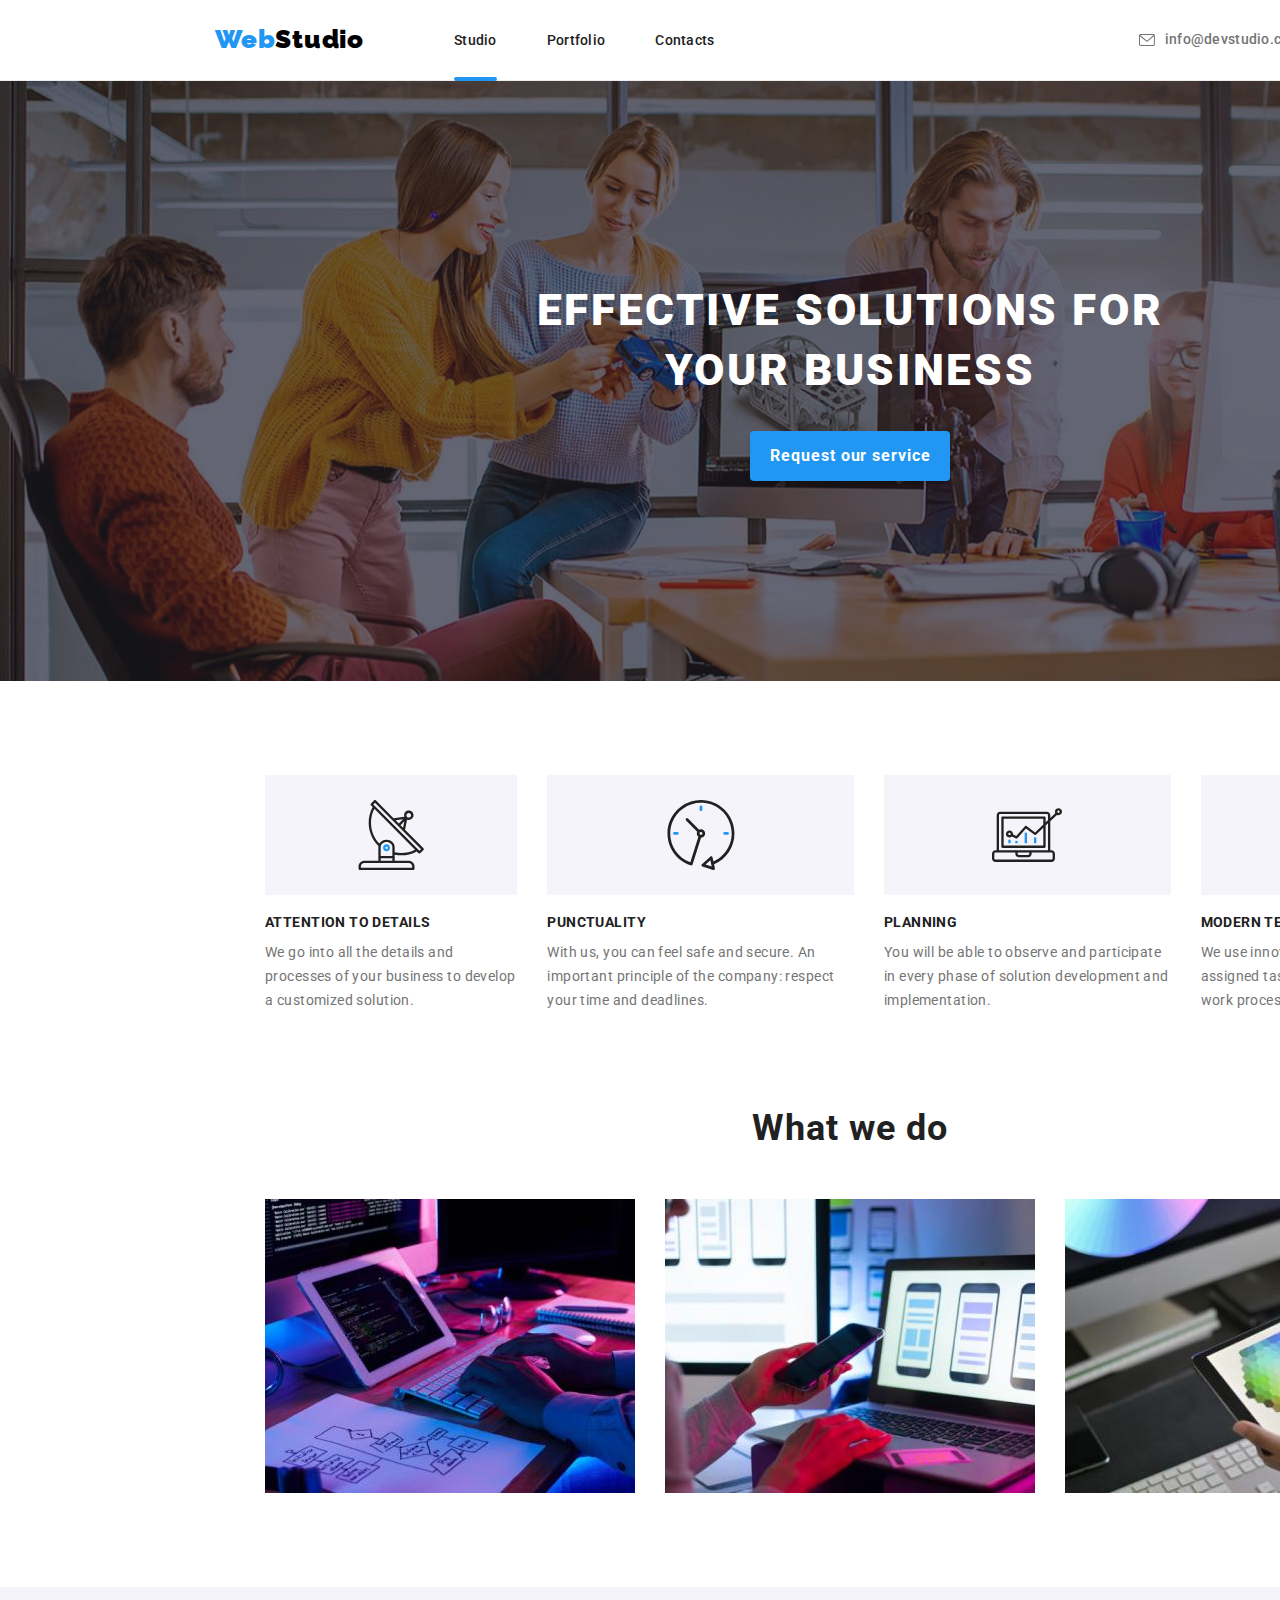
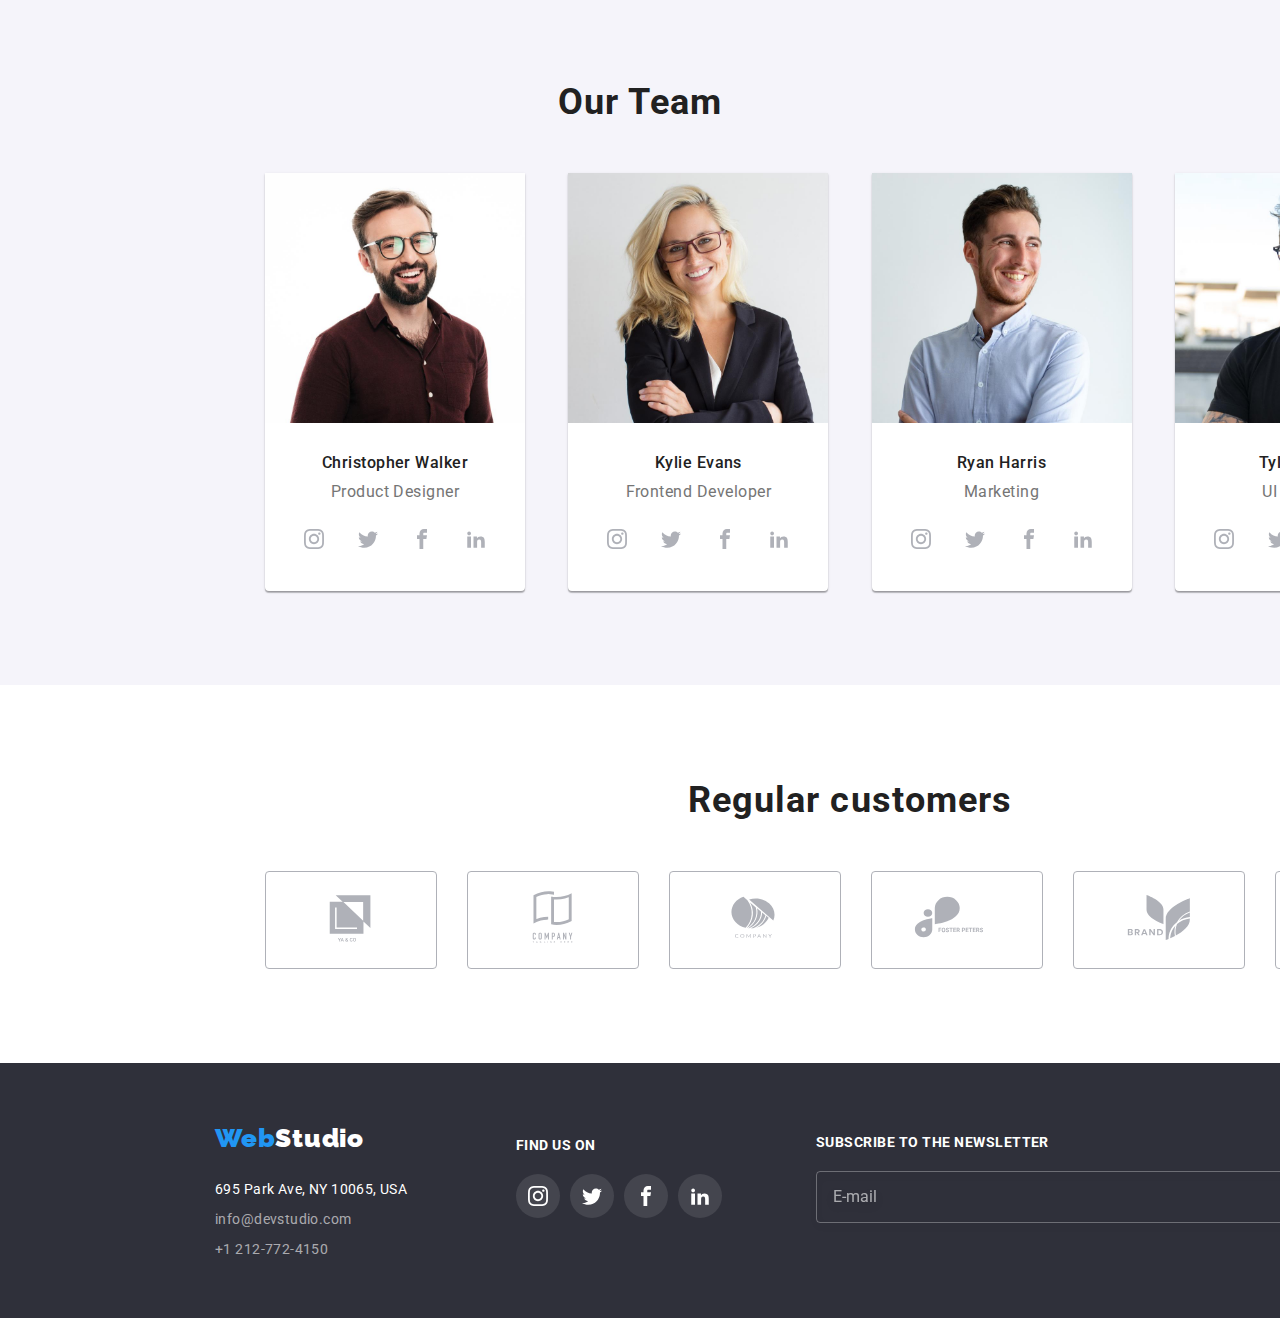
<file: index.html>
<!DOCTYPE html>
<html lang="en">
  <head>
    <meta charset="utf-8" />
    <meta name="viewport" content="width=device-width, initial-scale=1.0" />
    <link
      rel="stylesheet"
      href="https://cdnjs.cloudflare.com/ajax/libs/modern-normalize/1.0.0/modern-normalize.min.css"
    />
    <link rel="stylesheet" href="./css/styles.css" />
    <link rel="preconnect" href="https://fonts.googleapis.com" />
    <link rel="preconnect" href="https://fonts.gstatic.com" crossorigin />
    <link
      href="https://fonts.googleapis.com/css2?family=Raleway:wght@700&family=Roboto:wght@400;500;700;900&display=swap"
      rel="stylesheet"
    />
    <title>Document</title>
  </head>

  <body>
    <!-- Studio page -->
    <div>
      <!-- Modal window -->
      <div data-modal class="modal-window is-hidden">
        <div class="modal-form-container">
          <button class="modal-form-close" data-modal-close type="button">
            <svg width="18px" height="18px">
              <use href="./images/icons.svg#icon-close"></use>
            </svg>
          </button>
          <h3 class="modal-form-title">
            Leave your information and we'll call you back
          </h3>
          <form name="modal-form" class="modal-form">
            <label class="modal-form-label">
              Name
              <input type="text" name="name" />
              <svg width="18px" height="18px">
                <use href="./images/icons.svg#icon-person"></use>
              </svg>
            </label>
            <label class="modal-form-label">
              Telephone
              <input type="tel" name="telephone" />
              <svg width="18px" height="18px">
                <use href="./images/icons.svg#icon-phone"></use>
              </svg>
            </label>
            <label class="modal-form-label">
              E-mail
              <input type="email" name="e-mail" />
              <svg width="18px" height="18px">
                <use href="./images/icons.svg#icon-email"></use>
              </svg>
            </label>
            <label class="modal-form-textarea">
              Comments
              <textarea name="comments" placeholder="Enter the text"></textarea>
            </label>
            <label class="modal-form-label terms">
              <input class="modal-form-checkbox" type="checkbox" />
              <span class="modal-form-replace-checkbox">
                <svg width="11px" height="8px">
                  <use href="./images/icons.svg#icon-check-mark"></use>
                </svg>
              </span>
              <span class="modal-form-span"
                >I agree with the letter and accept the
                <a class="modal-form-link" href="./index.html">Terms and Conditions</a>
              </span>
            </label>
            <button type="submit" class="modal-form-button">
              <span>Send</span>
            </button>
          </form>
        </div>
      </div>
      <!-- Top line section -->
      <header class="top-line-section">
        <div class="top-line-container container">
          <div class="top-line-left-side">
            <a class="top-line-logo" href="./index.html">
              <b>Web<span class="top-line-logo-studio">Studio</span></b>
            </a>
            <!-- Navigation options -->
            <nav>
              <ul class="top-line-navigation-menu">
                <li class="list-item top-line-navigation-item">
                  <a
                    class="active top-line-navigation-option"
                    href="./index.html"
                    >Studio</a
                  >
                </li>
                <li class="list-item top-line-navigation-item">
                  <a class="top-line-navigation-option" href="./portofolio.html"
                    >Portfolio</a
                  >
                </li>
                <li class="list-item top-line-navigation-item">
                  <a class="top-line-navigation-option" href="./Contacts"
                    >Contacts</a
                  >
                </li>
              </ul>
            </nav>
          </div>
          <div class="top-line-telecommunication-container">
            <div class="top-line-telecommunication-element-container">
              <a
                class="top-line-telecommunication"
                href="mailto:info@devstudio.com"
              >
                <svg
                  class="top-line-telecommunication-icon"
                  width="16px"
                  height="12px"
                  fill="currentColor"
                >
                  <use href="./images/icons.svg#icon-envelope"></use>
                </svg>
                info@devstudio.com
              </a>
            </div>
            <div class="top-line-telecommunication-element-container">
              <a class="top-line-telecommunication" href="tel:+12127724150">
                <svg
                  class="top-line-telecommunication-icon"
                  width="10px"
                  height="16px"
                  fill="currentColor"
                >
                  <use href="./images/icons.svg#icon-smartphone"></use>
                </svg>
                +1 212-772-4150
              </a>
            </div>
          </div>
        </div>
      </header>
      <!-- Middle section -->
      <main class="middle-section">
        <!-- Head section -->
        <section class="head-section">
          <div class="head-container container">
            <h1 class="head-title">effective solutions for your business</h1>
            <button data-modal-open class="head-request-button" type="button">
              <span> Request our service</span>
            </button>
          </div>
        </section>
        <!-- Features section -->
        <section class="features-section container section">
          <ul class="features-container">
            <li class="list-item">
              <div class="features-list-item">
                <svg class="features-icon" width="70px" height="70px">
                  <use href="./images/icons.svg#icon-antenna1"></use>
                </svg>
              </div>
              <h3>ATTENTION TO DETAILS</h3>
              <p>
                We go into all the details and processes of your business to
                develop a customized solution.
              </p>
            </li>
            <li class="list-item">
              <div class="features-list-item">
                <svg class="features-icon" width="70px" height="70px">
                  <use href="./images/icons.svg#icon-clock-1"></use>
                </svg>
              </div>
              <h3>PUNCTUALITY</h3>
              <p>
                With us, you can feel safe and secure. An important principle of
                the company: respect your time and deadlines.
              </p>
            </li>
            <li class="list-item">
              <div class="features-list-item">
                <svg class="features-icon" width="70px" height="70px">
                  <use href="./images/icons.svg#icon-diagram-1"></use>
                </svg>
              </div>
              <h3>PLANNING</h3>
              <p>
                You will be able to observe and participate in every phase of
                solution development and implementation.
              </p>
            </li>
            <li class="list-item">
              <div class="features-list-item">
                <svg class="features-icon" width="70px" height="70px">
                  <use href="./images/icons.svg#icon-astronaut-1"></use>
                </svg>
              </div>
              <h3>MODERN TECHNOLOGIES</h3>
              <p>
                We use innovative tools to solve assigned tasks. It's time to
                simplify work processes.
              </p>
            </li>
          </ul>
        </section>
        <!-- What we do section -->
        <section class="what-we-do-section container section">
          <h3>What we do</h3>
          <ul class="what-we-do-container">
            <li class="list-item">
              <div class="what-we-do-overlay">
                <p>desktop apps</p>
              </div>
              <img
                src="./images/wwd1.jpg"
                alt="What we do photo 1"
                width="370"
              />
            </li>
            <li class="list-item">
              <div class="what-we-do-overlay">
                <p>mobile apps</p>
              </div>
              <img
                src="./images/wwd2.jpg"
                alt="What we do photo 2"
                width="370"
              />
            </li>
            <li class="list-item">
              <div class="what-we-do-overlay">
                <p>design solutions</p>
              </div>
              <img
                src="./images/wwd3.jpg"
                alt="What we do photo 3"
                width="370"
              />
            </li>
          </ul>
        </section>
        <!-- Our team section -->
        <section class="our-team-section section">
          <h3>Our Team</h3>
          <ul class="our-team-container container">
            <li class="list-item our-team-card">
              <img
                src="./images/ot1.jpg"
                alt="Our Team member 1 photo"
                width="260"
              />
              <p class="our-team-person">Christopher Walker</p>
              <p class="our-team-ocupation">Product Designer</p>
              <ul class="our-team-social-links">
                <li class="list-item">
                  <svg width="20px" height="20px">
                    <use href="./images/icons.svg#icon-instagram"></use>
                  </svg>
                </li>
                <li class="list-item">
                  <svg width="20px" height="20px">
                    <use href="./images/icons.svg#icon-twitter"></use>
                  </svg>
                </li>
                <li class="list-item">
                  <svg width="20px" height="20px">
                    <use href="./images/icons.svg#icon-facebook"></use>
                  </svg>
                </li>
                <li class="list-item">
                  <svg width="20px" height="20px">
                    <use href="./images/icons.svg#icon-linkedin2"></use>
                  </svg>
                </li>
              </ul>
            </li>
            <li class="list-item our-team-card">
              <img
                src="./images/ot2.jpg"
                alt="Our Team member 2 photo"
                width="260"
              />
              <p class="our-team-person">Kylie Evans</p>
              <p class="our-team-ocupation">Frontend Developer</p>
              <ul class="our-team-social-links">
                <li class="list-item">
                  <svg width="20px" height="20px">
                    <use href="./images/icons.svg#icon-instagram"></use>
                  </svg>
                </li>
                <li class="list-item">
                  <svg width="20px" height="20px">
                    <use href="./images/icons.svg#icon-twitter"></use>
                  </svg>
                </li>
                <li class="list-item">
                  <svg width="20px" height="20px">
                    <use href="./images/icons.svg#icon-facebook"></use>
                  </svg>
                </li>
                <li class="list-item">
                  <svg width="20px" height="20px">
                    <use href="./images/icons.svg#icon-linkedin2"></use>
                  </svg>
                </li>
              </ul>
            </li>
            <li class="list-item our-team-card">
              <img
                src="./images/ot3.jpg"
                alt="Our Team member 3 photo"
                width="260"
              />
              <p class="our-team-person">Ryan Harris</p>
              <p class="our-team-ocupation">Marketing</p>
              <ul class="our-team-social-links">
                <li class="list-item">
                  <svg width="20px" height="20px">
                    <use href="./images/icons.svg#icon-instagram"></use>
                  </svg>
                </li>
                <li class="list-item">
                  <svg width="20px" height="20px">
                    <use href="./images/icons.svg#icon-twitter"></use>
                  </svg>
                </li>
                <li class="list-item">
                  <svg width="20px" height="20px">
                    <use href="./images/icons.svg#icon-facebook"></use>
                  </svg>
                </li>
                <li class="list-item">
                  <svg width="20px" height="20px">
                    <use href="./images/icons.svg#icon-linkedin2"></use>
                  </svg>
                </li>
              </ul>
            </li>
            <li class="list-item our-team-card">
              <img
                src="./images/ot4.jpg"
                alt="Our Team member 4 photo"
                width="260"
              />
              <p class="our-team-person">Tyler Moore</p>
              <p class="our-team-ocupation">UI Designer</p>
              <ul class="our-team-social-links">
                <li class="list-item">
                  <svg width="20px" height="20px">
                    <use href="./images/icons.svg#icon-instagram"></use>
                  </svg>
                </li>
                <li class="list-item">
                  <svg width="20px" height="20px">
                    <use href="./images/icons.svg#icon-twitter"></use>
                  </svg>
                </li>
                <li class="list-item">
                  <svg width="20px" height="20px">
                    <use href="./images/icons.svg#icon-facebook"></use>
                  </svg>
                </li>
                <li class="list-item">
                  <svg width="20px" height="20px">
                    <use href="./images/icons.svg#icon-linkedin2"></use>
                  </svg>
                </li>
              </ul>
            </li>
          </ul>
        </section>
        <!-- Regular customers section -->
        <section class="regular-customers-section container section">
          <h3>Regular customers</h3>
          <ul class="regular-customer-container">
            <li class="list-item regular-customer-list-item">
              <svg
                class="regular-customer-icon"
                width="106px"
                height="60px"
                fill="var(--brand-icon-color)"
              >
                <use href="./images/icons.svg#icon-Logo1"></use>
              </svg>
            </li>
            <li class="list-item regular-customer-list-item">
              <svg
                class="regular-customer-icon"
                width="106px"
                height="60px"
                fill="var(--brand-icon-color)"
              >
                <use href="./images/icons.svg#icon-Logo2"></use>
              </svg>
            </li>
            <li class="list-item regular-customer-list-item">
              <svg
                class="regular-customer-icon"
                width="106px"
                height="60px"
                fill="var(--brand-icon-color)"
              >
                <use href="./images/icons.svg#icon-Logo3"></use>
              </svg>
            </li>
            <li class="list-item regular-customer-list-item">
              <svg
                class="regular-customer-icon"
                width="106px"
                height="60px"
                fill="var(--brand-icon-color)"
              >
                <use href="./images/icons.svg#icon-Logo4"></use>
              </svg>
            </li>
            <li class="list-item regular-customer-list-item">
              <svg
                class="regular-customer-icon"
                width="106px"
                height="60px"
                fill="var(--brand-icon-color)"
              >
                <use href="./images/icons.svg#icon-Logo5"></use>
              </svg>
            </li>
            <li class="list-item regular-customer-list-item">
              <svg
                class="regular-customer-icon"
                width="106px"
                height="60px"
                fill="var(--brand-icon-color)"
              >
                <use href="./images/icons.svg#icon-Logo6"></use>
              </svg>
            </li>
          </ul>
        </section>
      </main>
      <!-- Basement section -->
      <footer class="basement-section">
        <div class="basement-section-container container">
          <div class="basement-left-side">
            <a class="basement-logo" href="./index.html">
              <b>Web<span class="basement-logo-studio">Studio</span></b>
            </a>
            <address class="basement-address">
              <ul class="list-item basement-address-container">
                <li class="basement-address-location">
                  695 Park Ave, NY 10065, USA
                </li>
                <li class="list-item">
                  <a
                    class="basement-address-telecommunication"
                    href="mailto:info@devstudio.com"
                    >info@devstudio.com</a
                  >
                </li>
                <li class="list-item">
                  <a
                    class="basement-address-telecommunication"
                    href="tel:+12127724150"
                    >+1 212-772-4150</a
                  >
                </li>
              </ul>
            </address>
          </div>
          <div class="basement-social">
            <h3>Find Us on</h3>
            <ul class="basement-social-links">
              <li class="list-item">
                <svg width="20px" height="20px">
                  <use href="./images/icons.svg#icon-instagram"></use>
                </svg>
              </li>
              <li class="list-item">
                <svg width="20px" height="20px">
                  <use href="./images/icons.svg#icon-twitter"></use>
                </svg>
              </li>
              <li class="list-item">
                <svg width="20px" height="20px">
                  <use href="./images/icons.svg#icon-facebook"></use>
                </svg>
              </li>
              <li class="list-item">
                <svg width="20px" height="20px">
                  <use href="./images/icons.svg#icon-linkedin2"></use>
                </svg>
              </li>
            </ul>
          </div>
          <div class="basement-form-container">
            <h3 class="basement-form-title">Subscribe to the newsletter</h3>
            <form name="basement-form" class="basement-form">
              <input
                type="email"
                placeholder="E-mail"
                name="email"
                class="basement-form-email"
              />
              <button type="submit" class="basement-form-button">
                <span>Subscribe</span>
                <svg width="24px" height="24px" fill="#fff">
                  <use href="./images/icons.svg#icon-send"></use>
                </svg>
              </button>
            </form>
          </div>
        </div>
      </footer>
      <script src="./js/modal.js"></script>
    </div>
  </body>
</html>
</file>
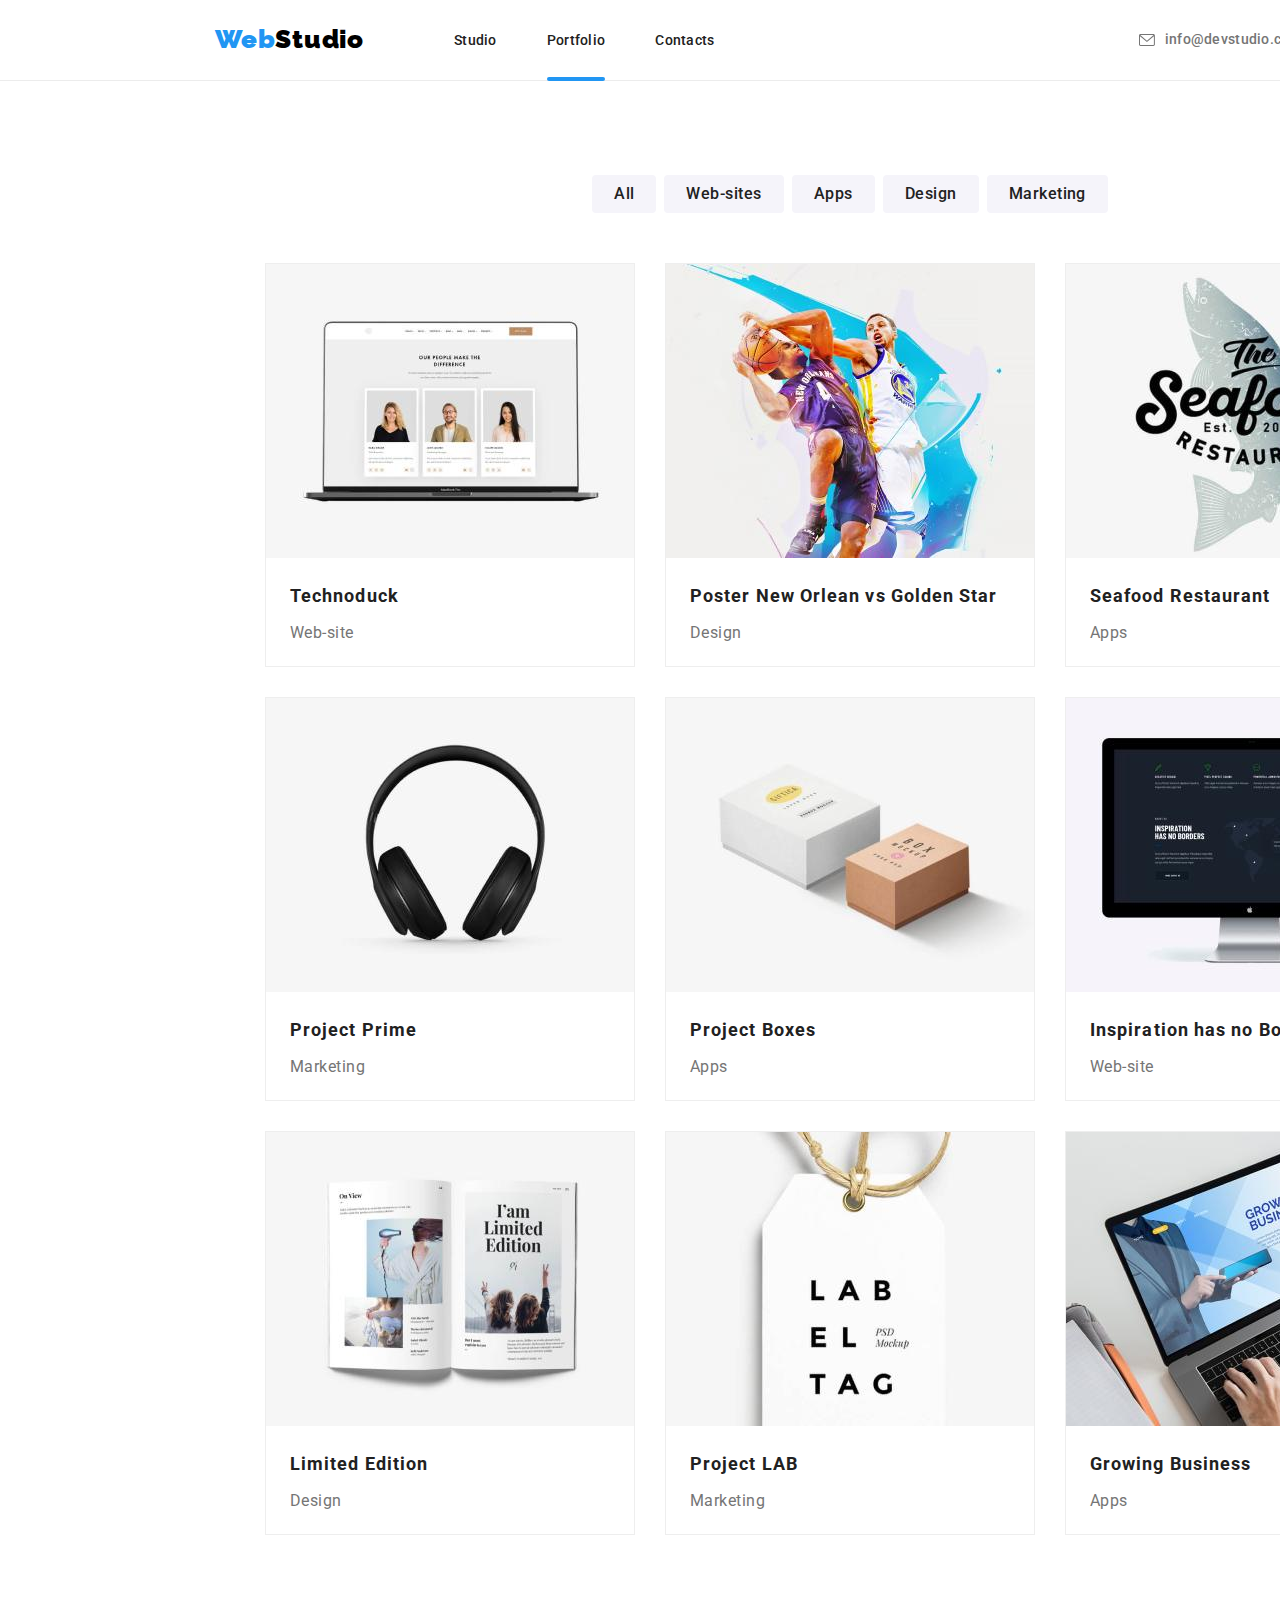
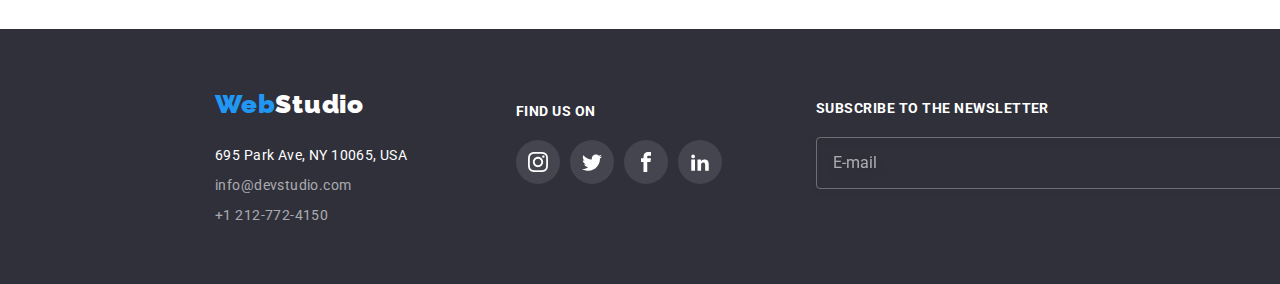
<file: portofolio.html>
<!DOCTYPE html>
<html lang="en">
  <head>
    <meta charset="utf-8" />
    <meta name="viewport" content="width=device-width, initial-scale=1.0" />
    <link
      rel="stylesheet"
      href="https://cdnjs.cloudflare.com/ajax/libs/modern-normalize/1.0.0/modern-normalize.min.css"
    />
    <link rel="stylesheet" href="./css/styles.css" />
    <link rel="preconnect" href="https://fonts.googleapis.com" />
    <link rel="preconnect" href="https://fonts.gstatic.com" crossorigin />
    <link
      href="https://fonts.googleapis.com/css2?family=Raleway:wght@700&family=Roboto:wght@400;500;700;900&display=swap"
      rel="stylesheet"
    />
    <title>Document</title>
  </head>

  <body>
    <!-- Portofolio page -->
    <div>
      <!-- Top line section -->
      <header class="top-line-section">
        <div class="top-line-container container">
          <div class="top-line-left-side">
            <a class="top-line-logo" href="./index.html">
              <b>Web<span class="top-line-logo-studio">Studio</span></b>
            </a>
            <!-- Navigation options -->
            <nav>
              <ul class="top-line-navigation-menu">
                <li class="list-item top-line-navigation-item">
                  <a class="top-line-navigation-option" href="./index.html"
                    >Studio</a
                  >
                </li>
                <li class="list-item top-line-navigation-item">
                  <a class="active top-line-navigation-option" href="./portofolio.html"
                    >Portfolio</a
                  >
                </li>
                <li class="list-item top-line-navigation-item">
                  <a class="top-line-navigation-option" href="./Contacts"
                    >Contacts</a
                  >
                </li>
              </ul>
            </nav>
          </div>
          <div class="top-line-telecommunication-container">
            <div class="top-line-telecommunication-element-container">
              <a
                class="top-line-telecommunication"
                href="mailto:info@devstudio.com"
              >
                <svg
                  class="top-line-telecommunication-icon"
                  width="16px"
                  height="12px"
                  fill="currentColor"
                >
                  <use href="./images/icons.svg#icon-envelope"></use>
                </svg>
                 info@devstudio.com
              </a>
            </div>
            <div class="top-line-telecommunication-element-container">
              <a class="top-line-telecommunication" href="tel:+12127724150">
                <svg
                  class="top-line-telecommunication-icon"
                  width="10px"
                  height="16px"
                  fill="currentColor"
                >
                  <use href="./images/icons.svg#icon-smartphone"></use>
                </svg>
                 +1 212-772-4150
              </a>
            </div>
          </div>
        </div>
      </header>
      <!-- Portofolio section -->
      <main class="portofolio-section container section">
        <!-- Filtering tabs -->
        <ul class="portofolio-filtering-tabs-container">
          <li class="list-item">
            <button class="portofolio-filtering-button" type="button">
              All
            </button>
          </li>
          <li class="list-item">
            <button class="portofolio-filtering-button" type="button">
              Web-sites
            </button>
          </li>
          <li class="list-item">
            <button class="portofolio-filtering-button" type="button">
              Apps
            </button>
          </li>
          <li class="list-item">
            <button class="portofolio-filtering-button" type="button">
              Design
            </button>
          </li>
          <li class="list-item">
            <button class="portofolio-filtering-button" type="button">
              Marketing
            </button>
          </li>
        </ul>
        <!-- Projects section -->
        <ul class="portofolio-projects-container">
          <li class="portofolio-projects-item">
            <div class="portofolio-projects-item-container">
              <div class="portofolio-projects-overlay">
                <p>
                  Technoduck is a state-of-the-art coronavirus distribution
                  platform. Companies use this platform for digital espionage
                  and attacks on competitors' secure servers.
                </p>
              </div>
              <img
                src="./images/technoduck.jpg"
                alt="Technoduck photo"
                width="370"
              />
            </div>
            <div class="portofolio-project-name-category-container">
              <p class="portofolio-project-name">Technoduck</p>
              <p class="portofolio-project-category">Web-site</p>
            </div>
          </li>
          <li class="portofolio-projects-item">
            <div class="portofolio-projects-item-container">
              <div class="portofolio-projects-overlay">
                <p>
                  Technoduck is a state-of-the-art coronavirus distribution
                  platform. Companies use this platform for digital espionage
                  and attacks on competitors' secure servers.
                </p>
              </div>
              <img
                src="./images/poster-new-orlean-vs-golden-star.jpg"
                alt="Poster photo"
                width="370"
              />
            </div>
            <div class="portofolio-project-name-category-container">
              <p class="portofolio-project-name">Poster New Orlean vs Golden Star</p>
              <p class="portofolio-project-category">Design</p>
            </div>
          </li>
          <li class="portofolio-projects-item">
            <div class="portofolio-projects-item-container">
              <div class="portofolio-projects-overlay">
                <p>
                  Technoduck is a state-of-the-art coronavirus distribution
                  platform. Companies use this platform for digital espionage
                  and attacks on competitors' secure servers.
                </p>
              </div>
              <img
                src="./images/seafood-restaurant.jpg"
                alt="Seafood photo"
                width="370"
              />
            </div>
            <div class="portofolio-project-name-category-container">
              <p class="portofolio-project-name">Seafood Restaurant</p>
              <p class="portofolio-project-category">Apps</p>
            </div>
          </li>
          <li class="portofolio-projects-item">
            <div class="portofolio-projects-item-container">
              <div class="portofolio-projects-overlay">
                <p>
                  Technoduck is a state-of-the-art coronavirus distribution
                  platform. Companies use this platform for digital espionage
                  and attacks on competitors' secure servers.
                </p>
              </div>
              <img
                src="./images/project-prime.jpg"
                alt="Project-prime photo"
                width="370"
              />
            </div>
            <div class="portofolio-project-name-category-container">
              <p class="portofolio-project-name">Project Prime</p>
              <p class="portofolio-project-category">Marketing</p>
            </div>
          </li>
          <li class="portofolio-projects-item">
            <div class="portofolio-projects-item-container">
              <div class="portofolio-projects-overlay">
                <p>
                  Technoduck is a state-of-the-art coronavirus distribution
                  platform. Companies use this platform for digital espionage
                  and attacks on competitors' secure servers.
                </p>
              </div>
              <img
                src="./images/project-boxes.jpg"
                alt="Project-boxes photo"
                width="370"
              />
            </div>
            <div class="portofolio-project-name-category-container">
              <p class="portofolio-project-name">Project Boxes</p>
              <p class="portofolio-project-category">Apps</p>
            </div>
          </li>
          <li class="portofolio-projects-item">
            <div class="portofolio-projects-item-container">
              <div class="portofolio-projects-overlay">
                <p>
                  Technoduck is a state-of-the-art coronavirus distribution
                  platform. Companies use this platform for digital espionage
                  and attacks on competitors' secure servers.
                </p>
              </div>
              <img
                src="./images/inspiration-has-no-borders.jpg"
                alt="Inspiration photo"
                width="370"
              />
            </div>
            <div class="portofolio-project-name-category-container">
              <p class="portofolio-project-name">Inspiration has no Borders</p>
              <p class="portofolio-project-category">Web-site</p>
            </div>
          </li>
          <li class="portofolio-projects-item">
            <div class="portofolio-projects-item-container">
              <div class="portofolio-projects-overlay">
                <p>
                  Technoduck is a state-of-the-art coronavirus distribution
                  platform. Companies use this platform for digital espionage
                  and attacks on competitors' secure servers.
                </p>
              </div>
              <img
                src="./images/limited-edition.jpg"
                alt="Limited photo"
                width="370"
              />
            </div>
            <div class="portofolio-project-name-category-container">
              <p class="portofolio-project-name">Limited Edition</p>
              <p class="portofolio-project-category">Design</p>
            </div>
          </li>
          <li class="portofolio-projects-item">
            <div class="portofolio-projects-item-container">
              <div class="portofolio-projects-overlay">
                <p>
                  Technoduck is a state-of-the-art coronavirus distribution
                  platform. Companies use this platform for digital espionage
                  and attacks on competitors' secure servers.
                </p>
              </div>
              <img
                src="./images/project-lab.jpg"
                alt="Project lab photo"
                width="370"
              />
            </div>
            <div class="portofolio-project-name-category-container">
              <p class="portofolio-project-name">Project LAB</p>
              <p class="portofolio-project-category">Marketing</p>
            </div>
          </li>
          <li class="portofolio-projects-item">
            <div class="portofolio-projects-item-container">
              <div class="portofolio-projects-overlay">
                <p>
                  Technoduck is a state-of-the-art coronavirus distribution
                  platform. Companies use this platform for digital espionage
                  and attacks on competitors' secure servers.
                </p>
              </div>
              <img
                src="./images/growing-business.jpg"
                alt="Growing photo"
                width="370"
              />
            </div>
            <div class="portofolio-project-name-category-container">
              <p class="portofolio-project-name">Growing Business</p>
              <p class="portofolio-project-category">Apps</p>
            </div>
          </li>
        </ul>
      </main>
      <!-- Basement section -->
      <footer class="basement-section">
        <div class="basement-section-container container">
          <div class="basement-left-side">
            <a class="basement-logo" href="./index.html">
              <b>Web<span class="basement-logo-studio">Studio</span></b>
            </a>
            <address class="basement-address">
              <ul class="list-item basement-address-container">
                <li class="basement-address-location">
                  695 Park Ave, NY 10065, USA
                </li>
                <li class="list-item">
                  <a
                    class="basement-address-telecommunication"
                    href="mailto:info@devstudio.com"
                    >info@devstudio.com</a
                  >
                </li>
                <li class="list-item">
                  <a
                    class="basement-address-telecommunication"
                    href="tel:+12127724150"
                    >+1 212-772-4150</a
                  >
                </li>
              </ul>
            </address>
          </div>
          <div class="basement-social">
            <h3>Find Us on</h3>
            <ul class="basement-social-links">
              <li class="list-item">
                <svg width="20px" height="20px">
                  <use href="./images/icons.svg#icon-instagram"></use>
                </svg>
              </li>
              <li class="list-item">
                <svg width="20px" height="20px">
                  <use href="./images/icons.svg#icon-twitter"></use>
                </svg>
              </li>
              <li class="list-item">
                <svg width="20px" height="20px">
                  <use href="./images/icons.svg#icon-facebook"></use>
                </svg>
              </li>
              <li class="list-item">
                <svg width="20px" height="20px">
                  <use href="./images/icons.svg#icon-linkedin2"></use>
                </svg>
              </li>
            </ul>
          </div>
          <div class="basement-form-container">
            <h3 class="basement-form-title">Subscribe to the newsletter</h3>
            <form name="basement-form" class="basement-form">
              <input
                type="email"
                placeholder="E-mail"
                name="email"
                class="basement-form-email"
              />
              <button type="submit" class="basement-form-button">
                <span>Subscribe</span>
                <svg width="24px" height="24px" fill="#fff">
                  <use href="./images/icons.svg#icon-send"></use>
                </svg>
              </button>
            </form>
          </div>
        </div>
      </footer>
    </div>
  </body>
</html>
</file>
<file: css/styles.css>
:root {
  --brand-color-blue: #2196f3;
  --brand-color-gray: #2f303a;
  --brand-color-titles: #212121;
  --brand-color-gray-light: #757575;
  --brand-color-white: #fff;
  --brand-color-black: #000;
  --brand-color-whisper: #eee;
  --brand-color-ghost: #f5f4fa;
  --brand-icon-color: #afb1b8;
  --brand-font-weight: 500;
  --brand-letter-spacing: 0.06em;
}
body {
  background-color: var(--brand-color-white);
  font-family: "Roboto", sans-serif;
  font-weight: 400;
  font-size: 16px;
  font-style: normal;
  color: var(--brand-color-gray-light);
  line-height: 1.14;
  letter-spacing: 0.03em;
}
.container {
  width: 1700px;
  margin: 0px auto;
}
img {
  display: block;
}
* {
  margin-block-start: 0;
  margin-block-end: 0;
  margin-inline-start: 0;
  margin-inline-end: 0;
  padding-inline-start: 0;
}
.modal-window {
  background: rgba(0, 0, 0, 0.2);
  position: fixed;
  width: 100%;
  height: 100%;
  z-index: 99;
  display: flex;
  justify-content: center;
  align-items: center;
  transition: visibility 250ms cubic-bezier(0.4, 0, 0.2, 1),
    opacity 250ms cubic-bezier(0.4, 0, 0.2, 1);
}
.modal-form-container {
  position: relative;
  width: 528px;
  background: var(--brand-color-white);
  box-shadow: 0px 1px 3px rgba(0, 0, 0, 0.12), 0px 1px 1px rgba(0, 0, 0, 0.14),
    0px 2px 1px rgba(0, 0, 0, 0.2);
  border-radius: 4px;
  padding: 40px;
}
.modal-form-close {
  position: absolute;
  top: 8px;
  right: 8px;
  padding: 0;
  background-color: inherit;
  cursor: pointer;
  display: flex;
  justify-content: center;
  align-items: center;
  width: 30px;
  height: 30px;
  border-radius: 50%;
  border: 1px solid rgba(0, 0, 0, 0.1);
}
.is-hidden {
  visibility: hidden;
  opacity: 0;
}
.modal-form-title {
  font-weight: 700;
  font-size: 20px;
  line-height: 1.15;
  color: var(--brand-color-titles);
}
.modal-form {
  display: flex;
  flex-direction: column;
  gap: 10px;
  margin-top: 12px;
}
.modal-form-label,
.modal-form-textarea {
  display: flex;
  flex-direction: column;
  gap: 4px;
  position: relative;
  font-size: 12px;
  line-height: 1.1666;
  letter-spacing: 0.01em;
}
.modal-form-textarea textarea {
  resize: none;
  height: 120px;
  padding: 16px 12px;
  border: 1px solid rgba(33, 33, 33, 0.2);
  border-radius: 4px;
  outline: none;
  transition: border-color 250ms cubic-bezier(0.4, 0, 0.2, 1);
}
.modal-form textarea::placeholder {
  font-size: 12px;
  line-height: 1.1666;
  letter-spacing: 0.01em;
  color: rgba(117, 117, 117, 0.5);
  transition: color 250ms cubic-bezier(0.4, 0, 0.2, 1);
}
.modal-form-label input {
  height: 40px;
  padding-left: 35px;
  border: 1px solid rgba(33, 33, 33, 0.2);
  border-radius: 4px;
  outline: none;
  transition: border-color 250ms cubic-bezier(0.4, 0, 0.2, 1);
}
.modal-form-label svg {
  position: absolute;
  bottom: 11px;
  left: 12px;
  transition: fill 250ms cubic-bezier(0.4, 0, 0.2, 1);
}
.modal-form-label.terms {
  flex-direction: row;
  align-items: center;
  gap: 7px;
  margin-top: 10px;
}
.modal-form-replace-checkbox {
  display: flex;
  align-items: center;
  justify-content: center;
  width: 16px;
  height: 15px;
  border: 2px solid black;
  border-radius: 2px;
  transition: background-color 250ms cubic-bezier(0.4, 0, 0.2, 1),
    border-color 250ms cubic-bezier(0.4, 0, 0.2, 1);
  cursor: pointer;
}
.modal-form-replace-checkbox svg {
  position: static;
  opacity: 0;
  fill: var(--brand-color-white);
  transition: opacity 250ms cubic-bezier(0.4, 0, 0.2, 1);
}
.modal-form-span {
  font-size: 14px;
  line-height: 1.71;
}
.modal-form-checkbox {
  display: none;
}
.modal-form-link {
  text-decoration: none;
  font-size: 14px;
  line-height: 1.71;
  color: var(--brand-color-blue);
}
.modal-form-button {
  margin-top: 20px;
  padding: 10px 80px;
  width: 200px;
  margin-left: 124px;
  background: var(--brand-color-blue);
  box-shadow: 0px 4px 4px rgba(0, 0, 0, 0.15);
  border-radius: 4px;
  border: none;
  font-weight: 700;
  line-height: 1.875;
  letter-spacing: var(--brand-letter-spacing);
  color: var(--brand-color-white);
}
.top-line-section {
  border-bottom: 1px solid #ececec;
}
.top-line-container {
  display: flex;
  justify-content: space-between;
  align-items: center;
}
.top-line-left-side {
  display: flex;
  justify-content: space-between;
  gap: 90px;
  align-items: center;
  margin-left: 215px;
}
.top-line-logo {
  font-family: "Raleway";
  font-weight: 700;
  font-size: 26px;
  line-height: 1.19;
  letter-spacing: 0.03em;
  color: var(--brand-color-blue);
  text-decoration: none;
  margin-top: 24px;
  margin-bottom: 25px;
}
.top-line-logo-studio {
  color: var(--brand-color-black);
}
.top-line-navigation-menu {
  display: flex;
  justify-content: space-between;
  gap: 50px;
  align-items: center;
}
.top-line-navigation-item {
  position: relative;
}
.top-line-navigation-option::after {
  content: "";
  width: 100%;
  height: 4px;
  background-color: var(--brand-color-blue);
  position: absolute;
  bottom: -32px;
  border-radius: 2px;
  visibility: hidden;
  left: 0;
}
.active::after {
  visibility: visible;
}
.top-line-navigation-option {
  font-weight: var(--brand-font-weight);
  font-size: 14px;
  letter-spacing: 0.02em;
  color: var(--brand-color-titles);
  text-decoration: none;
  transition: color 250ms cubic-bezier(0.4, 0, 0.2, 1);
}
.top-line-telecommunication {
  font-weight: var(--brand-font-weight);
  font-size: 14px;
  letter-spacing: 0.02em;
  color: inherit;
  text-decoration: none;
  transition: color 250ms cubic-bezier(0.4, 0, 0.2, 1);
}
.top-line-telecommunication-container {
  display: flex;
  gap: 40px;
  margin-right: 225px;
}
.top-line-telecommunication-element-container a {
  display: flex;
  align-items: center;
  gap: 10px;
}
.head-section {
  background: linear-gradient(rgba(47, 48, 58, 0.4), rgba(47, 48, 58, 0.4)),
    url("../images/Hero-Background.jpg") no-repeat;
  background-size: cover;
}
.head-container {
  display: flex;
  flex-direction: column;
  align-items: center;
}
.head-title {
  font-weight: 900;
  font-size: 44px;
  line-height: 1.36;
  text-align: center;
  letter-spacing: var(--brand-letter-spacing);
  text-transform: uppercase;
  color: var(--brand-color-white);
  padding: 200px 490px 0 490px;
}
.head-request-button {
  font-weight: 700;
  line-height: 1.875;
  letter-spacing: var(--brand-letter-spacing);
  color: var(--brand-color-white);
  background-color: var(--brand-color-blue);
  box-shadow: 0 4px 4px rgba(0 0 0 / 0.15);
  border-radius: 4px;
  border: none;
  margin: 30px auto 200px auto;
  padding: 10px 19px 10px 20px;
  transition: background-color 250ms cubic-bezier(0.4, 0, 0.2, 1),
    color 250ms cubic-bezier(0.4, 0, 0.2, 1);
}
.features-section {
  padding: 0 265px;
}
.features-container,
.what-we-do-container {
  display: flex;
  justify-content: space-between;
  gap: 30px;
}
.features-list-item {
  height: 120px;
  display: flex;
  justify-content: center;
  align-items: center;
  background-color: var(--brand-color-ghost);
}
.features-section h3 {
  font-weight: 700;
  font-size: 14px;
  letter-spacing: 0.03em;
  text-transform: uppercase;
  color: var(--brand-color-titles);
  margin-top: 20px;
}
.features-section p {
  font-size: 14px;
  line-height: 1.714;
  letter-spacing: 0.03em;
  color: var(--brand-color-gray-light);
  margin-top: 10px;
}
.what-we-do-section {
  padding: 0 265px;
  padding-bottom: 94px;
}
.what-we-do-section h3,
.our-team-section h3,
.regular-customers-section h3 {
  font-size: 36px;
  line-height: 1.16667;
  text-align: center;
  letter-spacing: 0.03em;
  color: var(--brand-color-titles);
  margin-bottom: 50px;
}
.what-we-do-container li {
  position: relative;
  overflow: hidden;
}
.what-we-do-overlay {
  position: absolute;
  bottom: 0;
  left: 0;
  width: 100%;
  height: 70px;
  background: rgba(47, 48, 58, 0.8);
  transform: translateY(100%);
  transition: transform 250ms cubic-bezier(0.4, 0, 0.2, 1);
}
.what-we-do-overlay p {
  font-weight: 700;
  font-size: 14px;
  line-height: 0.875;
  letter-spacing: 0.03em;
  text-transform: uppercase;
  color: var(--brand-color-white);
  position: absolute;
  top: 50%;
  left: 50%;
  transform: translate(-50%, -50%);
}
.what-we-do-container li:hover .what-we-do-overlay {
  transform: translateY(0);
}
.our-team-section {
  padding-bottom: 94px;
  background-color: var(--brand-color-ghost);
}
.our-team-container {
  padding: 0 265px;
  display: flex;
  justify-content: space-between;
  gap: 30px;
}
.our-team-card {
  background-color: var(--brand-color-white);
  text-align: center;
  line-height: 1.1875;
  box-shadow: 0px 1px 3px rgba(0, 0, 0, 0.12), 0px 1px 1px rgba(0, 0, 0, 0.14),
    0px 2px 1px rgba(0, 0, 0, 0.2);
  border-radius: 0px 0px 4px 4px;
  display: flex;
  flex-direction: column;
  align-items: center;
}
.our-team-person {
  font-weight: var(--brand-font-weight);
  color: var(--brand-color-titles);
  margin: 30px auto 10px;
}
.our-team-ocupation {
  color: var(--brand-color-gray-light);
  padding-bottom: 16px;
}
.our-team-social-links {
  display: flex;
  gap: 10px;
  width: 206px;
  margin-bottom: 30px;
}
.our-team-social-links li {
  color: var(--brand-icon-color);
  width: 44px;
  height: 44px;
  display: flex;
  justify-content: center;
  align-items: center;
  border-radius: 50%;
  transition: background-color 250ms cubic-bezier(0.4, 0, 0.2, 1),
    color 250ms cubic-bezier(0.4, 0, 0.2, 1);
}
.our-team-social-links svg {
  fill: currentColor;
  transition: fill 250ms cubic-bezier(0.4, 0, 0.2, 1);
}
.regular-customers-section {
  padding: 0 265px;
  padding-bottom: 94px;
}
.regular-customer-container {
  display: flex;
  gap: 30px;
}
.regular-customer-list-item {
  padding: 16px 32px;
  border: 1px solid var(--brand-icon-color);
  color: var(--brand-icon-color);
  border-radius: 4px;
  transition: border-color 250ms cubic-bezier(0.4, 0, 0.2, 1);
}
.regular-customer-icon {
  fill: currentColor;
  transition: fill 250ms cubic-bezier(0.4, 0, 0.2, 1);
}
.basement-section {
  background: var(--brand-color-gray);
}
.basement-section-container {
  display: flex;
  gap: 94px;
  padding: 60px 1154px 60px 215px;
}
.basement-left-side {
  display: flex;
  flex-direction: column;
  gap: 28px;
}
.basement-logo {
  font-family: "Raleway";
  font-weight: 700;
  font-size: 26px;
  line-height: 1.19;
  letter-spacing: 0.03em;
  color: var(--brand-color-blue);
  text-decoration: none;
}
.basement-address {
  font-style: inherit;
  margin-top: 0;
}
.basement-address-container {
  width: 207px;
  display: flex;
  flex-direction: column;
  gap: 12px;
}
.basement-address-location {
  font-size: 14px;
  letter-spacing: 0.03em;
  color: var(--brand-color-white);
  transition: color 250ms cubic-bezier(0.4, 0, 0.2, 1);
}
.basement-address-telecommunication {
  font-size: 14px;
  letter-spacing: 0.03em;
  color: rgba(255 255 255 / 0.6);
  text-decoration: none;
  transition: color 250ms cubic-bezier(0.4, 0, 0.2, 1);
}
.basement-logo-studio {
  color: var(--brand-color-white);
}
.basement-social-links {
  display: flex;
  gap: 10px;
  width: 206px;
  margin-bottom: 30px;
}
.basement-social {
  display: flex;
  flex-direction: column;
  gap: 20px;
  margin-top: 15px;
}
.basement-social h3 {
  font-weight: 700;
  font-size: 14px;
  text-transform: uppercase;
  color: var(--brand-color-white);
}
.basement-social-links li {
  width: 44px;
  height: 44px;
  display: flex;
  justify-content: center;
  align-items: center;
  border-radius: 50%;
  background-color: rgba(255, 255, 255, 0.1);
}
.basement-social-links svg {
  fill: var(--brand-color-white);
}
.basement-form-title {
  padding-top: 12px;
  font-weight: 700;
  font-size: 14px;
  text-transform: uppercase;
  color: var(--brand-color-white);
}
.basement-form {
  margin-top: 20px;
  display: flex;
  gap: 12px;
}
.basement-form-email {
  padding: 15px 295px 15px 16px;
  background-color: transparent;
  border: 1px solid rgba(255, 255, 255, 0.3);
  filter: drop-shadow(0px 4px 4px rgba(0, 0, 0, 0.15));
  border-radius: 4px;
  line-height: 1.25;
  color: var(--brand-color-white);
}
.basement-form-email::placeholder {
  color: rgba(255, 255, 255, 0.6);
  line-height: 1.25;
}
.basement-form-button {
  display: flex;
  align-items: center;
  gap: 25px;
  background-color: var(--brand-color-blue);
  width: 200px;
  border: none;
  box-shadow: 0px 4px 4px rgba(0, 0, 0, 0.15);
  border-radius: 4px;
  cursor: pointer;
}
.basement-form-button span {
  padding-left: 43px;
  font-weight: 700;
  line-height: 1.875;
  letter-spacing: var(--brand-letter-spacing);
  color: var(--brand-color-white);
}
.portofolio-section {
  margin-bottom: 94px;
}
.portofolio-filtering-tabs-container {
  padding: 0 265px;
  display: flex;
  justify-content: center;
  gap: 8px;
  margin-bottom: 50px;
}
.portofolio-filtering-button {
  font-family: inherit;
  font-weight: var(--brand-font-weight);
  font-size: inherit;
  letter-spacing: inherit;
  line-height: 1.625;
  text-align: center;
  color: var(--brand-color-titles);
  background-color: var(--brand-color-ghost);
  border-radius: 4px;
  border: none;
  padding: 6px 22px;
  transition: background-color 250ms cubic-bezier(0.4, 0, 0.2, 1),
    color 250ms cubic-bezier(0.4, 0, 0.2, 1),
    box-shadow 250ms cubic-bezier(0.4, 0, 0.2, 1);
}
.portofolio-projects-container {
  padding: 0 265px;
  margin-bottom: 94px;
  display: flex;
  flex-wrap: wrap;
  gap: 30px;
}
.portofolio-projects-item {
  box-sizing: border-box;
  width: 370px;
  height: 404px;
  border: 1px solid var(--brand-color-whisper);
  list-style: none;
  transition: box-shadow 250ms cubic-bezier(0.4, 0, 0.2, 1);
}
.portofolio-project-name-category-container {
  height: 110px;
}
.portofolio-project-name {
  font-weight: 700;
  font-size: 18px;
  line-height: 2;
  letter-spacing: var(--brand-letter-spacing);
  color: var(--brand-color-titles);
  padding: 20px 24px 4px;
}
.portofolio-project-category {
  line-height: 1.875;
  padding: 0px 24px 20px;
}
.portofolio-projects-item-container {
  height: 294px;
  position: relative;
  overflow: hidden;
}
.portofolio-projects-overlay {
  height: 294px;
  position: absolute;
  width: 100%;
  background: rgba(33, 150, 243, 0.9);
  transform: translateY(101%);
  transition: transform 250ms cubic-bezier(0.4, 0, 0.2, 1);
}
.portofolio-projects-overlay p {
  width: 322px;
  font-size: 18px;
  line-height: 1.556;
  letter-spacing: 0.03em;
  color: var(--brand-color-white);
  margin: 63px 24px 91px 24px;
}
.section {
  padding-top: 94px;
}
.list-item {
  list-style: none;
}
.modal-form-checkbox:checked + .modal-form-replace-checkbox {
  background-color: var(--brand-color-blue);
  border: var(--brand-color-blue);
}
.modal-form-checkbox:checked + .modal-form-replace-checkbox svg {
  opacity: 1;
}
.modal-form-label input:focus,
.modal-form textarea:focus {
  border-color: var(--brand-color-blue);
  cursor: pointer;
}
.modal-form textarea:focus::placeholder {
  color: var(--brand-color-blue);
}
.modal-form-label input:focus + svg {
  fill: var(--brand-color-blue);
}
.modal-form-button:hover,
.modal-form-button:focus {
  background: #188ce8;
  cursor: pointer;
}
.top-line-navigation-option:hover,
.top-line-navigation-option:focus,
.top-line-telecommunication:hover,
.top-line-telecommunication:focus,
.basement-address-telecommunication:hover,
.basement-address-telecommunication:focus,
.regular-customer-list-item:hover,
.basement-address-location:hover {
  color: var(--brand-color-blue);
  border-color: inherit;
  cursor: pointer;
}
.head-request-button:hover,
.head-request-button:focus {
  color: var(--brand-color-blue);
  background-color: var(--brand-color-white);
  cursor: pointer;
}
.our-team-social-links li:hover,
.basement-social-links li:hover {
  background-color: var(--brand-color-blue);
  color: var(--brand-color-white);
  cursor: pointer;
}
.basement-form-email:focus {
  outline: none;
}
.portofolio-filtering-button:hover,
.portofolio-filtering-button:focus {
  color: var(--brand-color-white);
  background-color: var(--brand-color-blue);
  box-shadow: 0 3px 1px rgba(0 0 0 / 0.1), 0 1px 2px rgba(0 0 0 / 0.08),
    0 2px 2px rgba(0 0 0 / 0.12);
  cursor: pointer;
}
.portofolio-projects-item:hover {
  box-shadow: 0px 1px 1px rgba(0, 0, 0, 0.12), 0px 4px 4px rgba(0, 0, 0, 0.06),
    1px 4px 6px rgba(0, 0, 0, 0.16);
  cursor: pointer;
}
.portofolio-projects-item:hover .portofolio-projects-overlay {
  transform: translateY(0);
}
</file>
